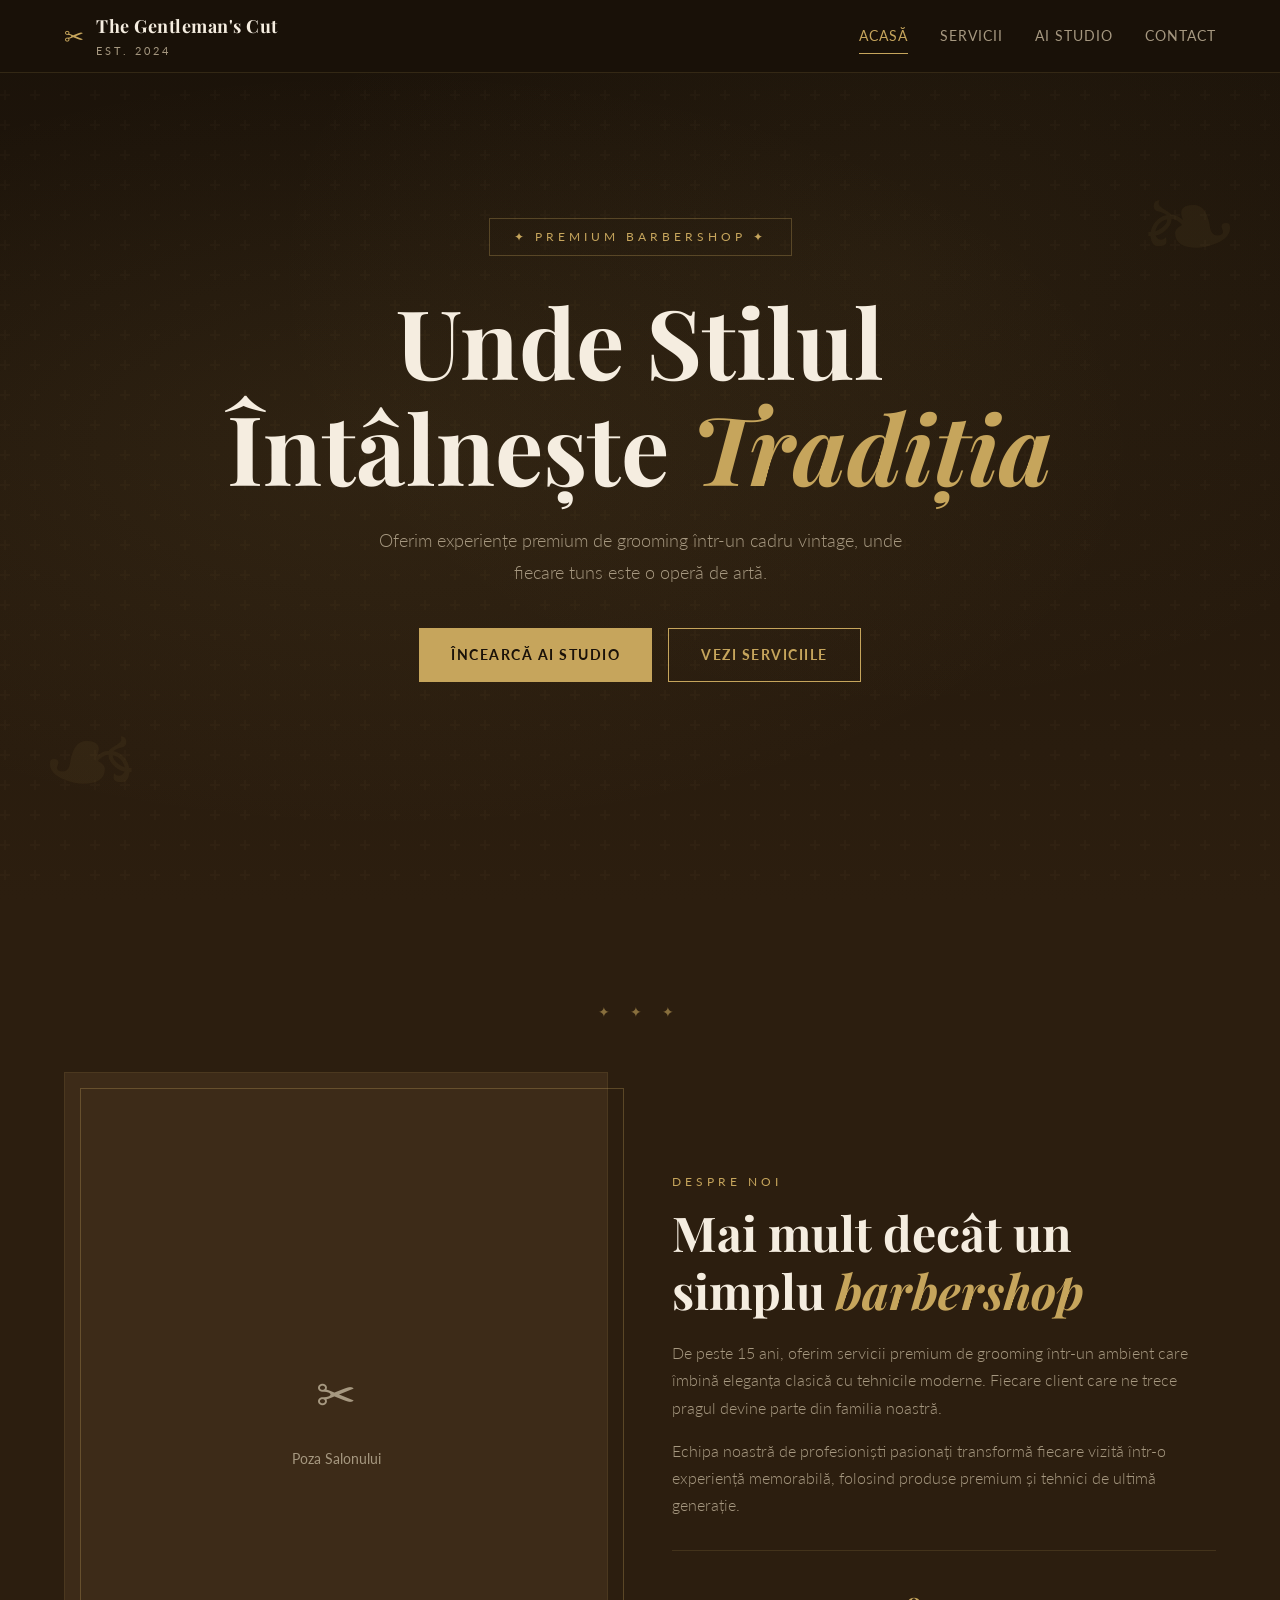
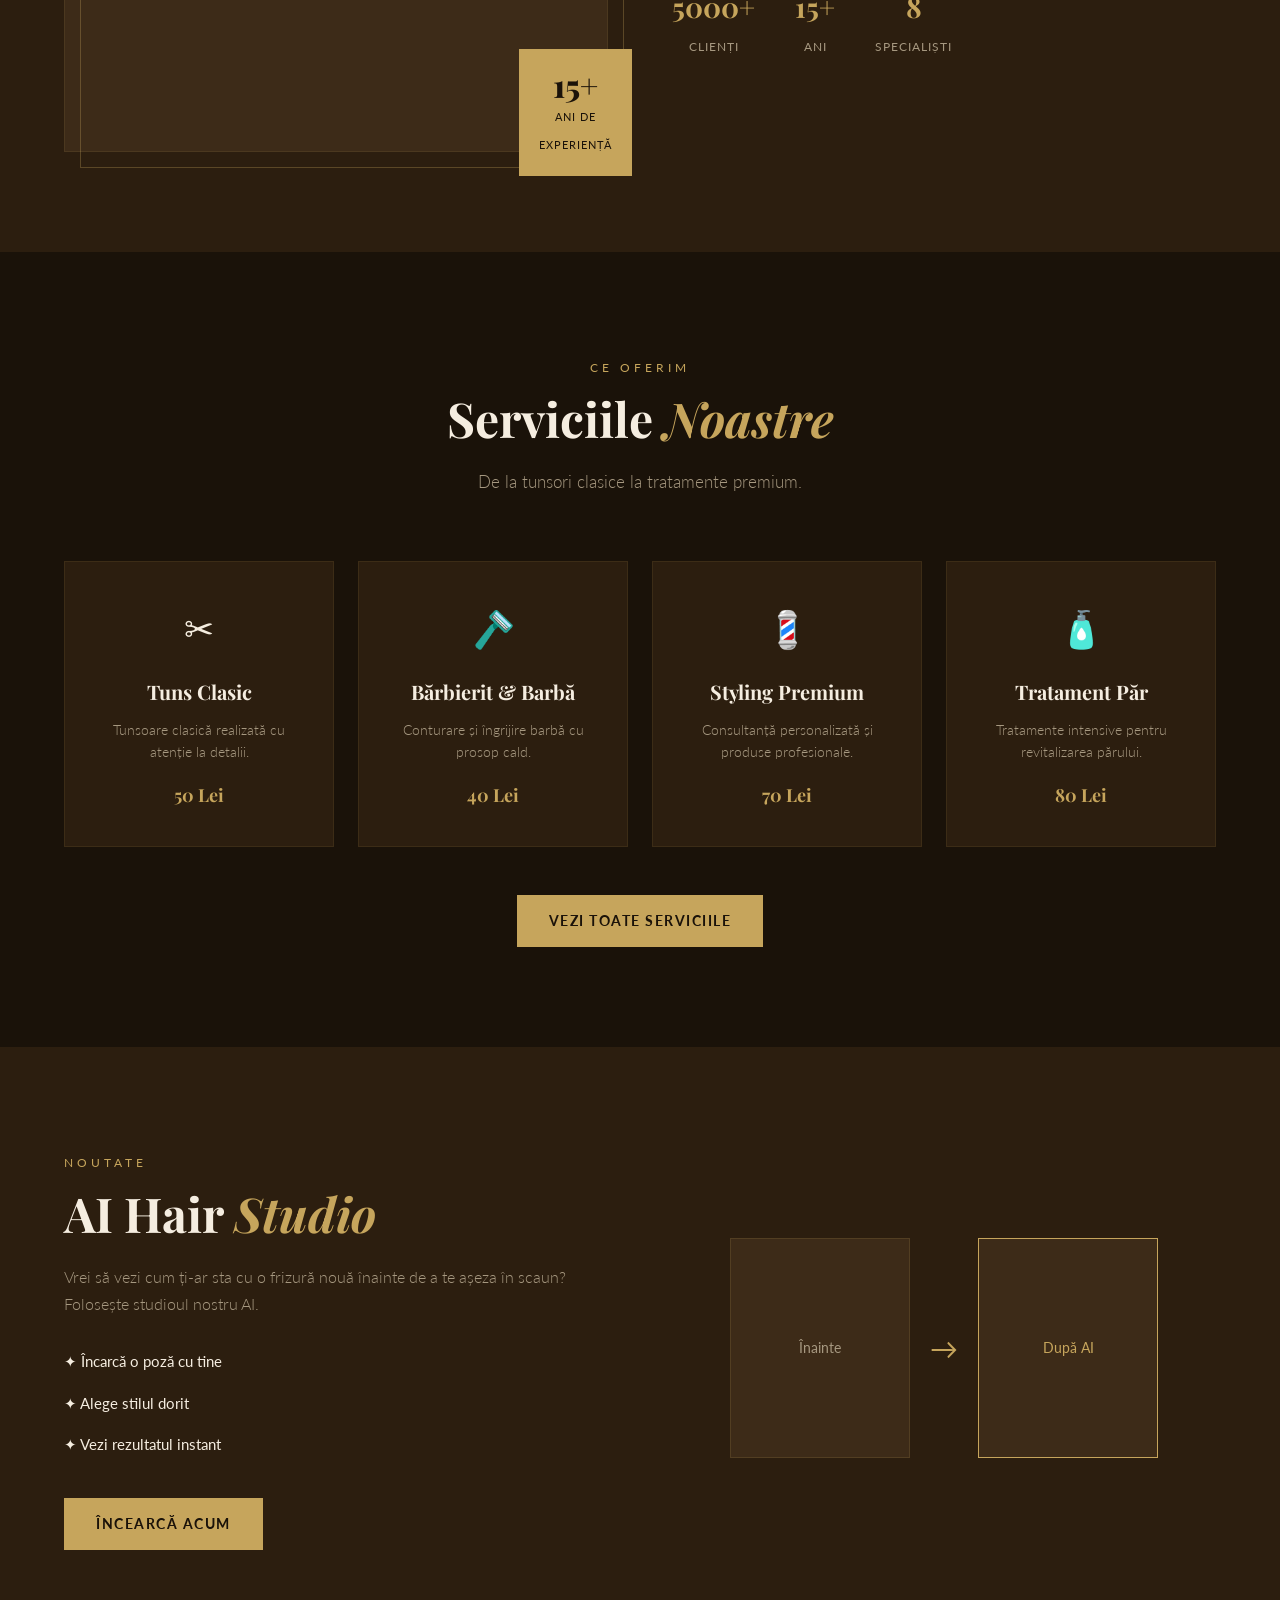
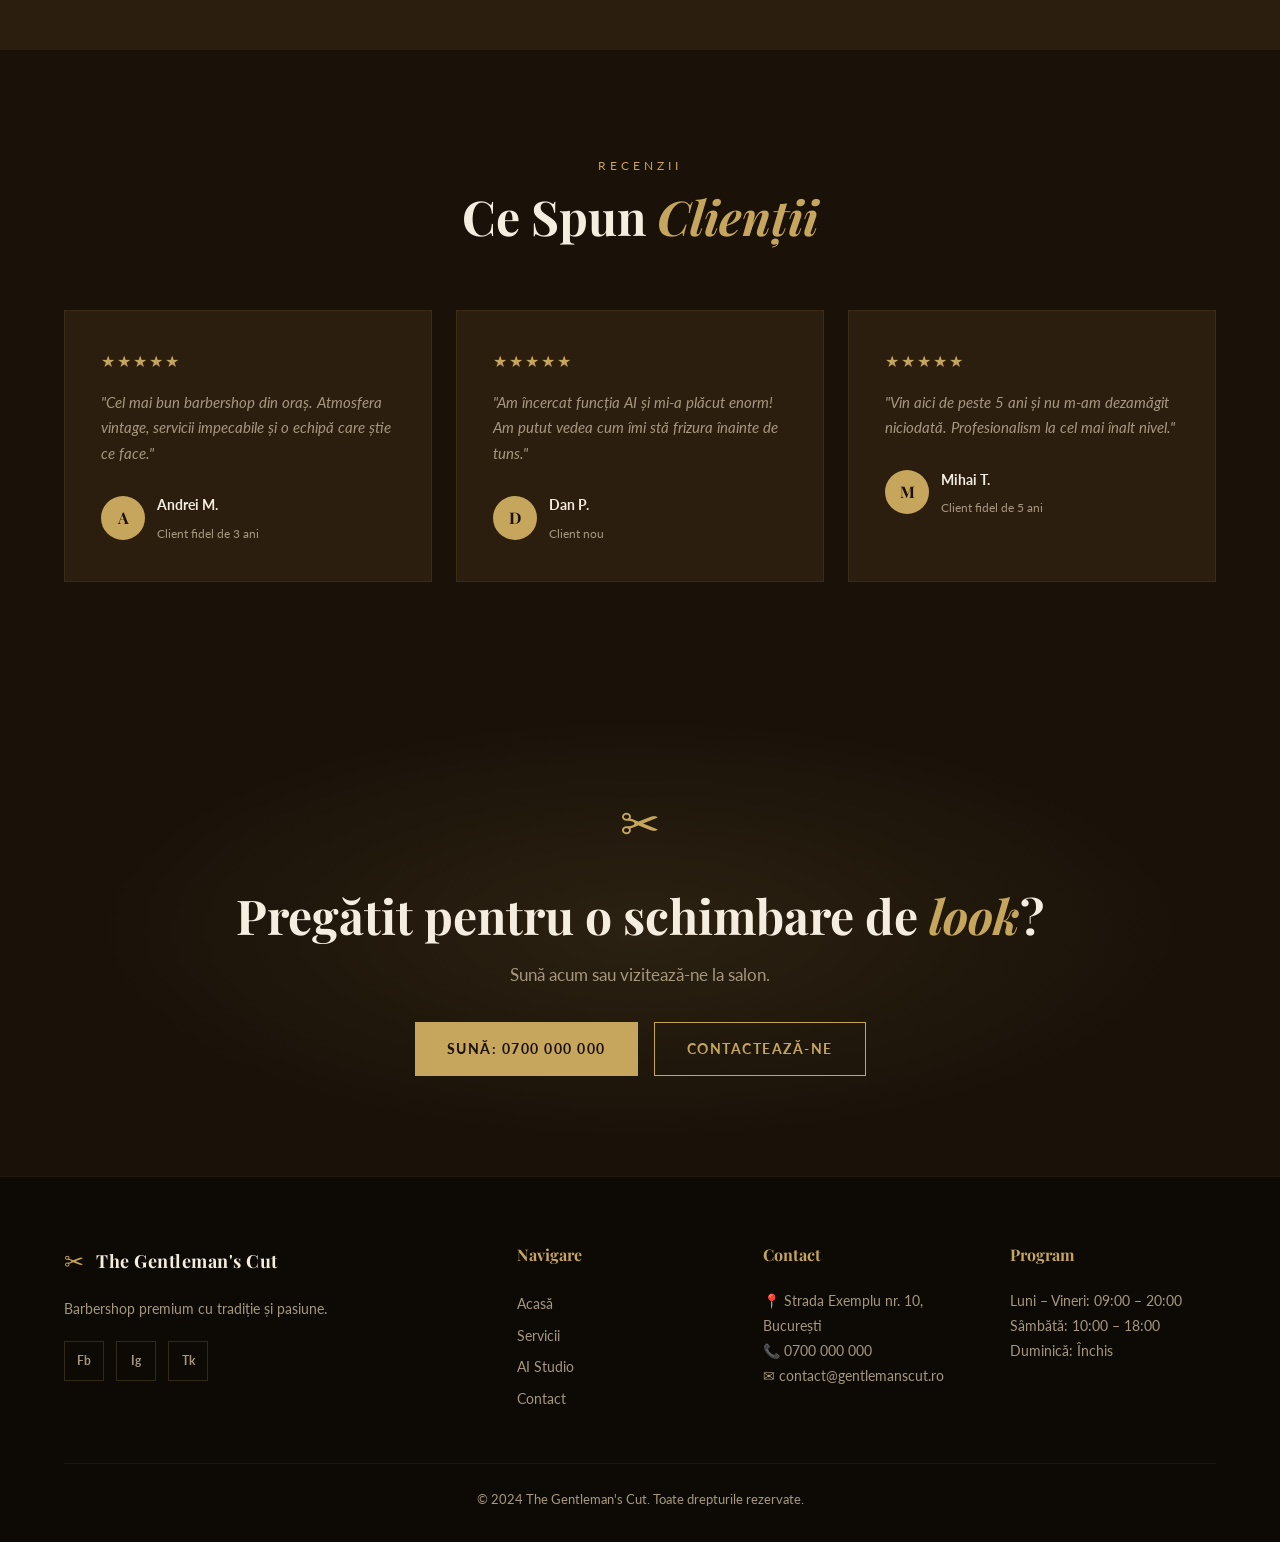
<file: index.html>
<!DOCTYPE html>
<html lang="ro">
<head>
    <meta charset="UTF-8">
    <meta name="viewport" content="width=device-width, initial-scale=1.0">
    <!-- PERSONALIZARE: Schimbă numele salonului în title -->
    <title>The Gentleman's Cut — Barbershop Premium</title>
    <link rel="preconnect" href="https://fonts.googleapis.com">
    <link rel="preconnect" href="https://fonts.gstatic.com" crossorigin>
    <link href="https://fonts.googleapis.com/css2?family=Playfair+Display:ital,wght@0,400;0,600;0,700;0,800;1,400;1,600&family=Lato:wght@300;400;700&display=swap" rel="stylesheet">
    <link rel="stylesheet" href="css/style.css">
</head>
<body>

    <!-- HEADER -->
    <header class="header" id="header">
        <div class="header-inner">
            <a href="index.html" class="logo">
                <div class="logo-icon">✂</div>
                <!-- PERSONALIZARE: Numele salonului -->
                <div class="logo-text">
                    <span class="logo-name">The Gentleman's Cut</span>
                    <span class="logo-tagline">Est. 2024</span>
                </div>
            </a>
            <nav class="nav">
                <a href="index.html" class="nav-link active">Acasă</a>
                <a href="servicii.html" class="nav-link">Servicii</a>
                <a href="transformare.html" class="nav-link">AI Studio</a>
                <a href="contact.html" class="nav-link">Contact</a>
            </nav>
            <button class="menu-toggle" id="menuToggle" aria-label="Meniu">
                <span></span><span></span><span></span>
            </button>
        </div>
    </header>

    <!-- MOBILE NAV -->
    <div class="mobile-nav" id="mobileNav">
        <a href="index.html" class="mobile-nav-link active">Acasă</a>
        <a href="servicii.html" class="mobile-nav-link">Servicii</a>
        <a href="transformare.html" class="mobile-nav-link">AI Studio</a>
        <a href="contact.html" class="mobile-nav-link">Contact</a>
    </div>

    <!-- HERO -->
    <section class="hero">
        <div class="hero-overlay"></div>
        <div class="hero-content">
            <div class="hero-badge">✦ PREMIUM BARBERSHOP ✦</div>
            <!-- PERSONALIZARE: Titlu și subtitlu -->
            <h1 class="hero-title">Unde Stilul<br>Întâlnește <em>Tradiția</em></h1>
            <p class="hero-subtitle">Oferim experiențe premium de grooming într-un cadru vintage, unde fiecare tuns este o operă de artă.</p>
            <div class="hero-buttons">
                <a href="transformare.html" class="btn btn-gold">Încearcă AI Studio</a>
                <a href="servicii.html" class="btn btn-outline">Vezi Serviciile</a>
            </div>
        </div>
        <div class="hero-deco hero-deco-left">❧</div>
        <div class="hero-deco hero-deco-right">❧</div>
    </section>

    <!-- ABOUT -->
    <section class="section section-dark" id="despre">
        <div class="container">
            <div class="ornament">✦ ✦ ✦</div>
            <div class="about-grid">
                <div class="about-img-wrap" data-animate>
                    <div class="about-img-placeholder">
                        <span class="placeholder-icon">✂</span>
                        <span>Poza Salonului</span>
                    </div>
                    <div class="about-img-frame"></div>
                    <!-- PERSONALIZARE: Ani de experiență -->
                    <div class="experience-badge">
                        <span class="exp-num">15+</span>
                        <span class="exp-label">Ani de<br>Experiență</span>
                    </div>
                </div>
                <div class="about-content" data-animate>
                    <span class="label">Despre Noi</span>
                    <!-- PERSONALIZARE: Textul despre salon -->
                    <h2 class="title">Mai mult decât un simplu <em>barbershop</em></h2>
                    <p>De peste 15 ani, oferim servicii premium de grooming într-un ambient care îmbină eleganța clasică cu tehnicile moderne. Fiecare client care ne trece pragul devine parte din familia noastră.</p>
                    <p>Echipa noastră de profesioniști pasionați transformă fiecare vizită într-o experiență memorabilă, folosind produse premium și tehnici de ultimă generație.</p>
                    <div class="stats-row">
                        <!-- PERSONALIZARE: Statistici -->
                        <div class="stat"><span class="stat-num">5000+</span><span class="stat-label">Clienți</span></div>
                        <div class="stat"><span class="stat-num">15+</span><span class="stat-label">Ani</span></div>
                        <div class="stat"><span class="stat-num">8</span><span class="stat-label">Specialiști</span></div>
                    </div>
                </div>
            </div>
        </div>
    </section>

    <!-- SERVICES PREVIEW -->
    <section class="section" id="servicii-preview">
        <div class="container">
            <div class="section-header" data-animate>
                <span class="label">Ce Oferim</span>
                <h2 class="title">Serviciile <em>Noastre</em></h2>
                <p class="subtitle">De la tunsori clasice la tratamente premium.</p>
            </div>
            <div class="cards-grid">
                <!-- PERSONALIZARE: Servicii și prețuri -->
                <div class="card" data-animate>
                    <div class="card-icon">✂</div>
                    <h3>Tuns Clasic</h3>
                    <p>Tunsoare clasică realizată cu atenție la detalii.</p>
                    <span class="price">50 Lei</span>
                </div>
                <div class="card" data-animate>
                    <div class="card-icon">🪒</div>
                    <h3>Bărbierit & Barbă</h3>
                    <p>Conturare și îngrijire barbă cu prosop cald.</p>
                    <span class="price">40 Lei</span>
                </div>
                <div class="card" data-animate>
                    <div class="card-icon">💈</div>
                    <h3>Styling Premium</h3>
                    <p>Consultanță personalizată și produse profesionale.</p>
                    <span class="price">70 Lei</span>
                </div>
                <div class="card" data-animate>
                    <div class="card-icon">🧴</div>
                    <h3>Tratament Păr</h3>
                    <p>Tratamente intensive pentru revitalizarea părului.</p>
                    <span class="price">80 Lei</span>
                </div>
            </div>
            <div class="center-cta" data-animate>
                <a href="servicii.html" class="btn btn-gold">Vezi Toate Serviciile</a>
            </div>
        </div>
    </section>

    <!-- AI PREVIEW -->
    <section class="section section-dark" id="ai-preview">
        <div class="container">
            <div class="ai-grid">
                <div class="ai-content" data-animate>
                    <span class="label">Noutate</span>
                    <h2 class="title">AI Hair <em>Studio</em></h2>
                    <p>Vrei să vezi cum ți-ar sta cu o frizură nouă înainte de a te așeza în scaun? Folosește studioul nostru AI.</p>
                    <ul class="feature-list">
                        <li>✦ Încarcă o poză cu tine</li>
                        <li>✦ Alege stilul dorit</li>
                        <li>✦ Vezi rezultatul instant</li>
                    </ul>
                    <a href="transformare.html" class="btn btn-gold">Încearcă Acum</a>
                </div>
                <div class="ai-visual" data-animate>
                    <div class="ai-mockup">
                        <div class="mockup-box">
                            <span>Înainte</span>
                        </div>
                        <div class="mockup-arrow">→</div>
                        <div class="mockup-box mockup-gold">
                            <span>După AI</span>
                        </div>
                    </div>
                </div>
            </div>
        </div>
    </section>

    <!-- TESTIMONIALS -->
    <section class="section" id="testimoniale">
        <div class="container">
            <div class="section-header" data-animate>
                <span class="label">Recenzii</span>
                <h2 class="title">Ce Spun <em>Clienții</em></h2>
            </div>
            <div class="testimonials-grid">
                <!-- PERSONALIZARE: Testimoniale -->
                <div class="testimonial" data-animate>
                    <div class="stars">★★★★★</div>
                    <p>"Cel mai bun barbershop din oraș. Atmosfera vintage, servicii impecabile și o echipă care știe ce face."</p>
                    <div class="author">
                        <div class="avatar">A</div>
                        <div><strong>Andrei M.</strong><br><small>Client fidel de 3 ani</small></div>
                    </div>
                </div>
                <div class="testimonial" data-animate>
                    <div class="stars">★★★★★</div>
                    <p>"Am încercat funcția AI și mi-a plăcut enorm! Am putut vedea cum îmi stă frizura înainte de tuns."</p>
                    <div class="author">
                        <div class="avatar">D</div>
                        <div><strong>Dan P.</strong><br><small>Client nou</small></div>
                    </div>
                </div>
                <div class="testimonial" data-animate>
                    <div class="stars">★★★★★</div>
                    <p>"Vin aici de peste 5 ani și nu m-am dezamăgit niciodată. Profesionalism la cel mai înalt nivel."</p>
                    <div class="author">
                        <div class="avatar">M</div>
                        <div><strong>Mihai T.</strong><br><small>Client fidel de 5 ani</small></div>
                    </div>
                </div>
            </div>
        </div>
    </section>

    <!-- CTA -->
    <section class="section cta-section">
        <div class="container">
            <div class="cta-content" data-animate>
                <div class="cta-icon">✂</div>
                <h2 class="title">Pregătit pentru o schimbare de <em>look</em>?</h2>
                <!-- PERSONALIZARE: Telefon -->
                <p>Sună acum sau vizitează-ne la salon.</p>
                <div class="cta-buttons">
                    <a href="tel:+40700000000" class="btn btn-gold">Sună: 0700 000 000</a>
                    <a href="contact.html" class="btn btn-outline">Contactează-ne</a>
                </div>
            </div>
        </div>
    </section>

    <!-- FOOTER -->
    <footer class="footer">
        <div class="container">
            <div class="footer-grid">
                <div class="footer-brand">
                    <div class="logo">
                        <div class="logo-icon">✂</div>
                        <!-- PERSONALIZARE: Numele salonului -->
                        <span class="logo-name">The Gentleman's Cut</span>
                    </div>
                    <p>Barbershop premium cu tradiție și pasiune.</p>
                    <div class="social-links">
                        <!-- PERSONALIZARE: Link-uri social media -->
                        <a href="#">Fb</a>
                        <a href="#">Ig</a>
                        <a href="#">Tk</a>
                    </div>
                </div>
                <div class="footer-col">
                    <h4>Navigare</h4>
                    <a href="index.html">Acasă</a>
                    <a href="servicii.html">Servicii</a>
                    <a href="transformare.html">AI Studio</a>
                    <a href="contact.html">Contact</a>
                </div>
                <div class="footer-col">
                    <h4>Contact</h4>
                    <!-- PERSONALIZARE: Date contact -->
                    <p>📍 Strada Exemplu nr. 10, București</p>
                    <p>📞 0700 000 000</p>
                    <p>✉ contact@gentlemanscut.ro</p>
                </div>
                <div class="footer-col">
                    <h4>Program</h4>
                    <!-- PERSONALIZARE: Program -->
                    <p>Luni – Vineri: 09:00 – 20:00</p>
                    <p>Sâmbătă: 10:00 – 18:00</p>
                    <p>Duminică: Închis</p>
                </div>
            </div>
            <div class="footer-bottom">
                <!-- PERSONALIZARE: An și nume -->
                <p>© 2024 The Gentleman's Cut. Toate drepturile rezervate.</p>
            </div>
        </div>
    </footer>

    <script src="js/main.js"></script>
</body>
</html>
</file>
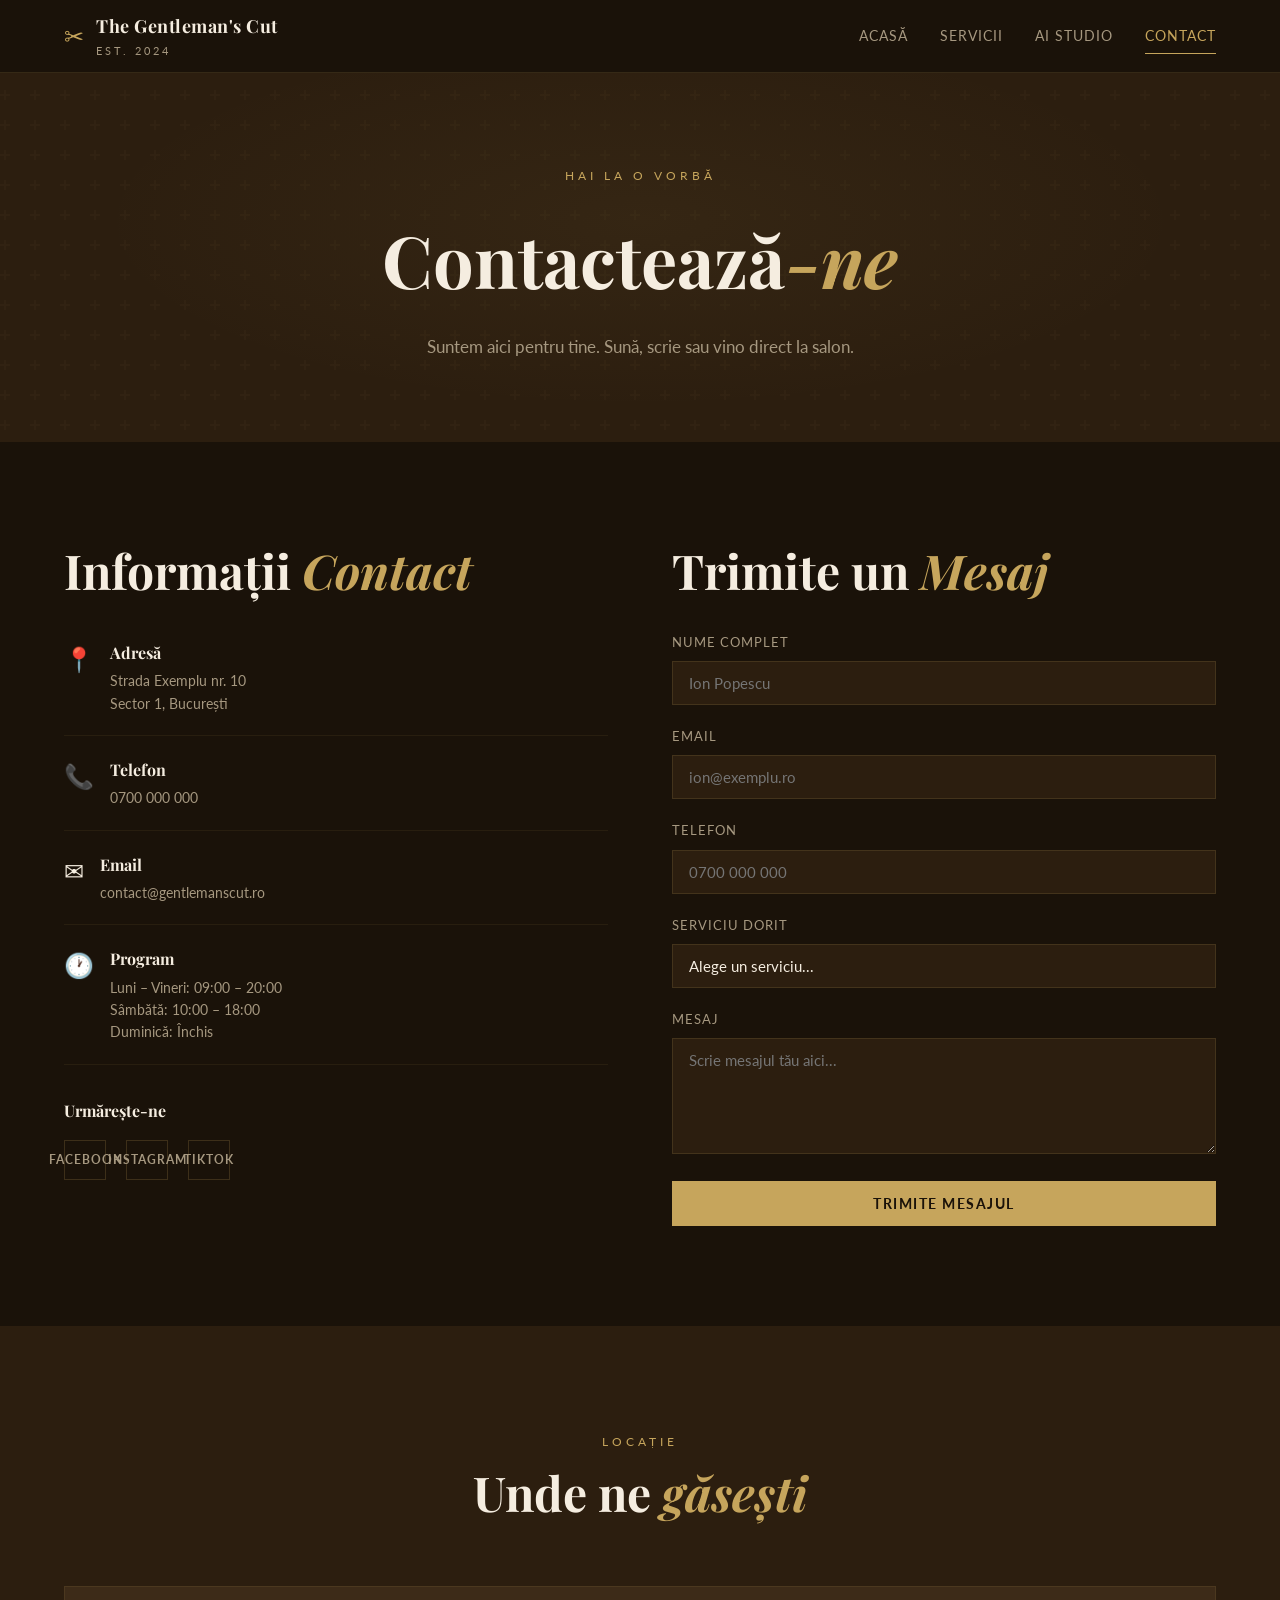
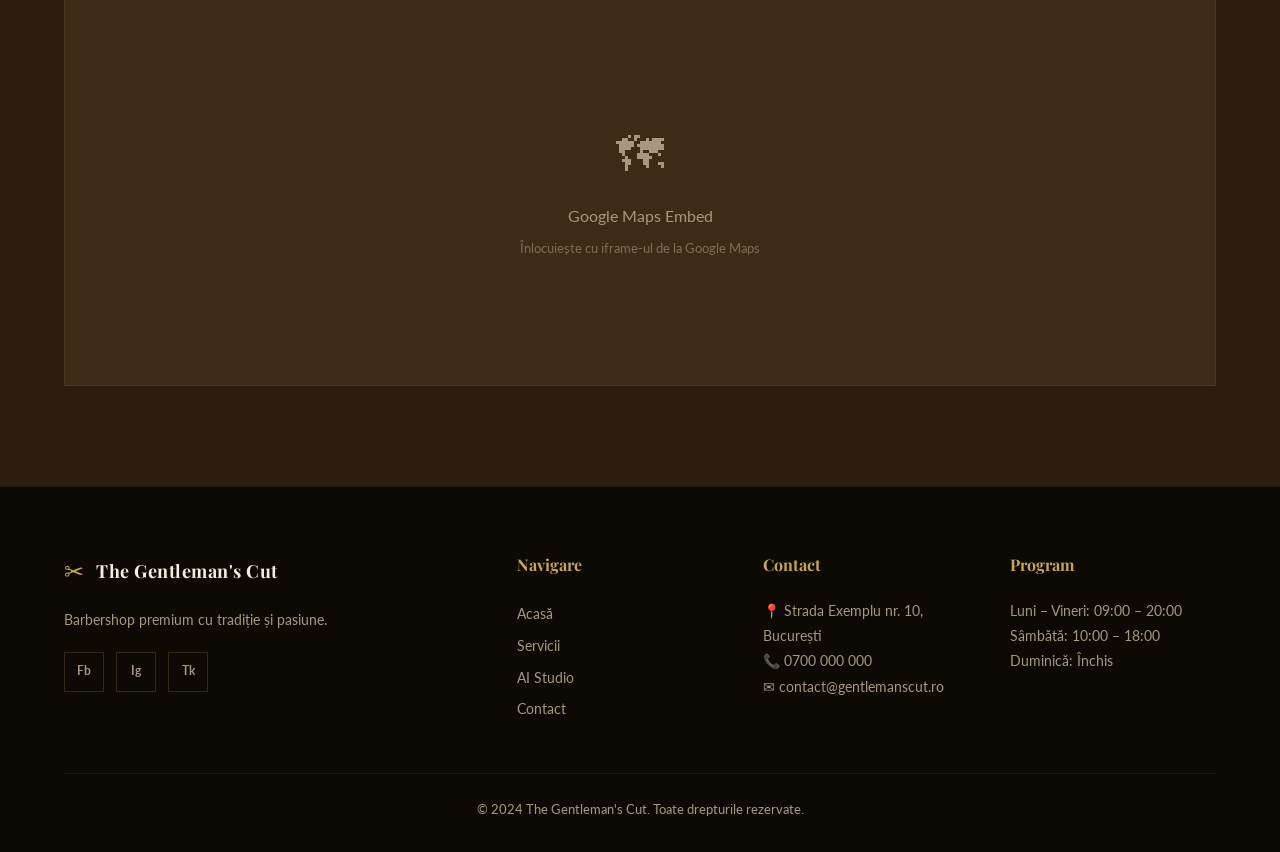
<file: contact.html>
<!DOCTYPE html>
<html lang="ro">
<head>
    <meta charset="UTF-8">
    <meta name="viewport" content="width=device-width, initial-scale=1.0">
    <title>Contact — The Gentleman's Cut</title>
    <link rel="preconnect" href="https://fonts.googleapis.com">
    <link rel="preconnect" href="https://fonts.gstatic.com" crossorigin>
    <link href="https://fonts.googleapis.com/css2?family=Playfair+Display:ital,wght@0,400;0,600;0,700;0,800;1,400;1,600&family=Lato:wght@300;400;700&display=swap" rel="stylesheet">
    <link rel="stylesheet" href="css/style.css">
</head>
<body>

    <!-- HEADER -->
    <header class="header" id="header">
        <div class="header-inner">
            <a href="index.html" class="logo">
                <div class="logo-icon">✂</div>
                <div class="logo-text">
                    <span class="logo-name">The Gentleman's Cut</span>
                    <span class="logo-tagline">Est. 2024</span>
                </div>
            </a>
            <nav class="nav">
                <a href="index.html" class="nav-link">Acasă</a>
                <a href="servicii.html" class="nav-link">Servicii</a>
                <a href="transformare.html" class="nav-link">AI Studio</a>
                <a href="contact.html" class="nav-link active">Contact</a>
            </nav>
            <button class="menu-toggle" id="menuToggle" aria-label="Meniu">
                <span></span><span></span><span></span>
            </button>
        </div>
    </header>
    <div class="mobile-nav" id="mobileNav">
        <a href="index.html" class="mobile-nav-link">Acasă</a>
        <a href="servicii.html" class="mobile-nav-link">Servicii</a>
        <a href="transformare.html" class="mobile-nav-link">AI Studio</a>
        <a href="contact.html" class="mobile-nav-link active">Contact</a>
    </div>

    <!-- PAGE HERO -->
    <section class="page-hero">
        <div class="page-hero-overlay"></div>
        <div class="page-hero-content">
            <span class="label">Hai la o Vorbă</span>
            <h1 class="page-hero-title">Contactează<em>-ne</em></h1>
            <p>Suntem aici pentru tine. Sună, scrie sau vino direct la salon.</p>
        </div>
    </section>

    <!-- CONTACT -->
    <section class="section">
        <div class="container">
            <div class="contact-grid">
                <!-- CONTACT INFO -->
                <div class="contact-info" data-animate>
                    <h2 class="title">Informații <em>Contact</em></h2>

                    <div class="contact-card">
                        <div class="cc-icon">📍</div>
                        <div>
                            <h4>Adresă</h4>
                            <!-- PERSONALIZARE: Adresa -->
                            <p>Strada Exemplu nr. 10<br>Sector 1, București</p>
                        </div>
                    </div>

                    <div class="contact-card">
                        <div class="cc-icon">📞</div>
                        <div>
                            <h4>Telefon</h4>
                            <!-- PERSONALIZARE: Telefon -->
                            <p><a href="tel:+40700000000">0700 000 000</a></p>
                        </div>
                    </div>

                    <div class="contact-card">
                        <div class="cc-icon">✉</div>
                        <div>
                            <h4>Email</h4>
                            <!-- PERSONALIZARE: Email -->
                            <p><a href="mailto:contact@gentlemanscut.ro">contact@gentlemanscut.ro</a></p>
                        </div>
                    </div>

                    <div class="contact-card">
                        <div class="cc-icon">🕐</div>
                        <div>
                            <h4>Program</h4>
                            <!-- PERSONALIZARE: Program -->
                            <p>Luni – Vineri: 09:00 – 20:00<br>
                            Sâmbătă: 10:00 – 18:00<br>
                            Duminică: Închis</p>
                        </div>
                    </div>

                    <div class="contact-social">
                        <h4>Urmărește-ne</h4>
                        <div class="social-links">
                            <!-- PERSONALIZARE: Link-uri social media -->
                            <a href="#" class="social-big">Facebook</a>
                            <a href="#" class="social-big">Instagram</a>
                            <a href="#" class="social-big">TikTok</a>
                        </div>
                    </div>
                </div>

                <!-- CONTACT FORM -->
                <div class="contact-form-wrap" data-animate>
                    <h2 class="title">Trimite un <em>Mesaj</em></h2>
                    <form class="contact-form" id="contactForm">
                        <div class="form-group">
                            <label for="name">Nume Complet</label>
                            <input type="text" id="name" name="name" required placeholder="Ion Popescu">
                        </div>
                        <div class="form-group">
                            <label for="email">Email</label>
                            <input type="email" id="email" name="email" required placeholder="ion@exemplu.ro">
                        </div>
                        <div class="form-group">
                            <label for="phone">Telefon</label>
                            <input type="tel" id="phone" name="phone" placeholder="0700 000 000">
                        </div>
                        <div class="form-group">
                            <label for="service">Serviciu Dorit</label>
                            <select id="service" name="service">
                                <option value="">Alege un serviciu...</option>
                                <!-- PERSONALIZARE: Servicii -->
                                <option value="tuns">Tuns Clasic</option>
                                <option value="barbierit">Bărbierit Clasic</option>
                                <option value="styling">Styling Premium</option>
                                <option value="tratament">Tratament Păr</option>
                                <option value="vopsit">Vopsit Păr</option>
                                <option value="royal">Pachet Royal</option>
                                <option value="altele">Altele</option>
                            </select>
                        </div>
                        <div class="form-group">
                            <label for="message">Mesaj</label>
                            <textarea id="message" name="message" rows="5" placeholder="Scrie mesajul tău aici..."></textarea>
                        </div>
                        <button type="submit" class="btn btn-gold btn-full">Trimite Mesajul</button>
                    </form>
                    <div class="form-success" id="formSuccess" style="display:none;">
                        <div class="success-icon">✓</div>
                        <h3>Mesaj trimis cu succes!</h3>
                        <p>Te vom contacta în cel mai scurt timp.</p>
                    </div>
                </div>
            </div>
        </div>
    </section>

    <!-- MAP -->
    <section class="section section-dark">
        <div class="container">
            <div class="section-header" data-animate>
                <span class="label">Locație</span>
                <h2 class="title">Unde ne <em>găsești</em></h2>
            </div>
            <div class="map-container" data-animate>
                <!-- PERSONALIZARE: Înlocuiește cu embed-ul tău Google Maps -->
                <div class="map-placeholder">
                    <span>🗺</span>
                    <p>Google Maps Embed</p>
                    <small>Înlocuiește cu iframe-ul de la Google Maps</small>
                </div>
            </div>
        </div>
    </section>

    <!-- FOOTER -->
    <footer class="footer">
        <div class="container">
            <div class="footer-grid">
                <div class="footer-brand">
                    <div class="logo"><div class="logo-icon">✂</div><span class="logo-name">The Gentleman's Cut</span></div>
                    <p>Barbershop premium cu tradiție și pasiune.</p>
                    <div class="social-links"><a href="#">Fb</a><a href="#">Ig</a><a href="#">Tk</a></div>
                </div>
                <div class="footer-col"><h4>Navigare</h4><a href="index.html">Acasă</a><a href="servicii.html">Servicii</a><a href="transformare.html">AI Studio</a><a href="contact.html">Contact</a></div>
                <div class="footer-col"><h4>Contact</h4><p>📍 Strada Exemplu nr. 10, București</p><p>📞 0700 000 000</p><p>✉ contact@gentlemanscut.ro</p></div>
                <div class="footer-col"><h4>Program</h4><p>Luni – Vineri: 09:00 – 20:00</p><p>Sâmbătă: 10:00 – 18:00</p><p>Duminică: Închis</p></div>
            </div>
            <div class="footer-bottom"><p>© 2024 The Gentleman's Cut. Toate drepturile rezervate.</p></div>
        </div>
    </footer>

    <script src="js/main.js"></script>
</body>
</html>
</file>
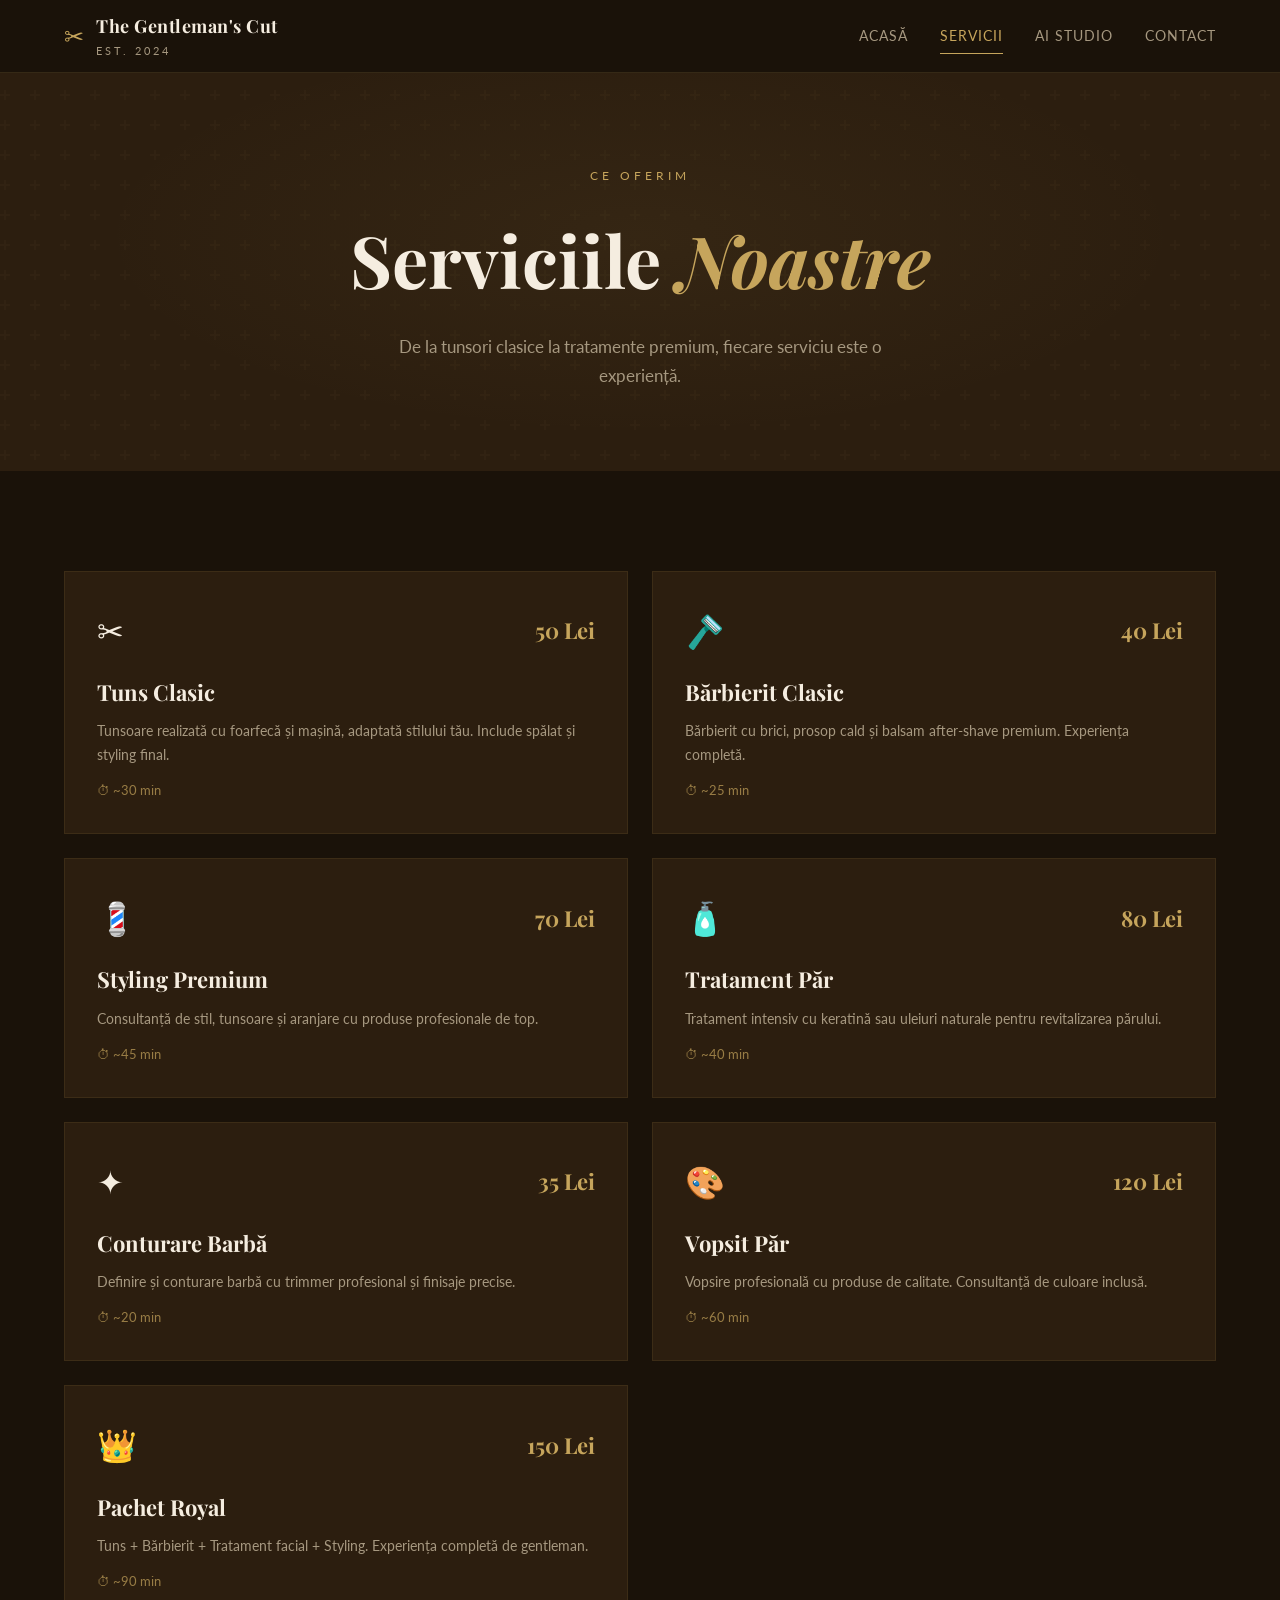
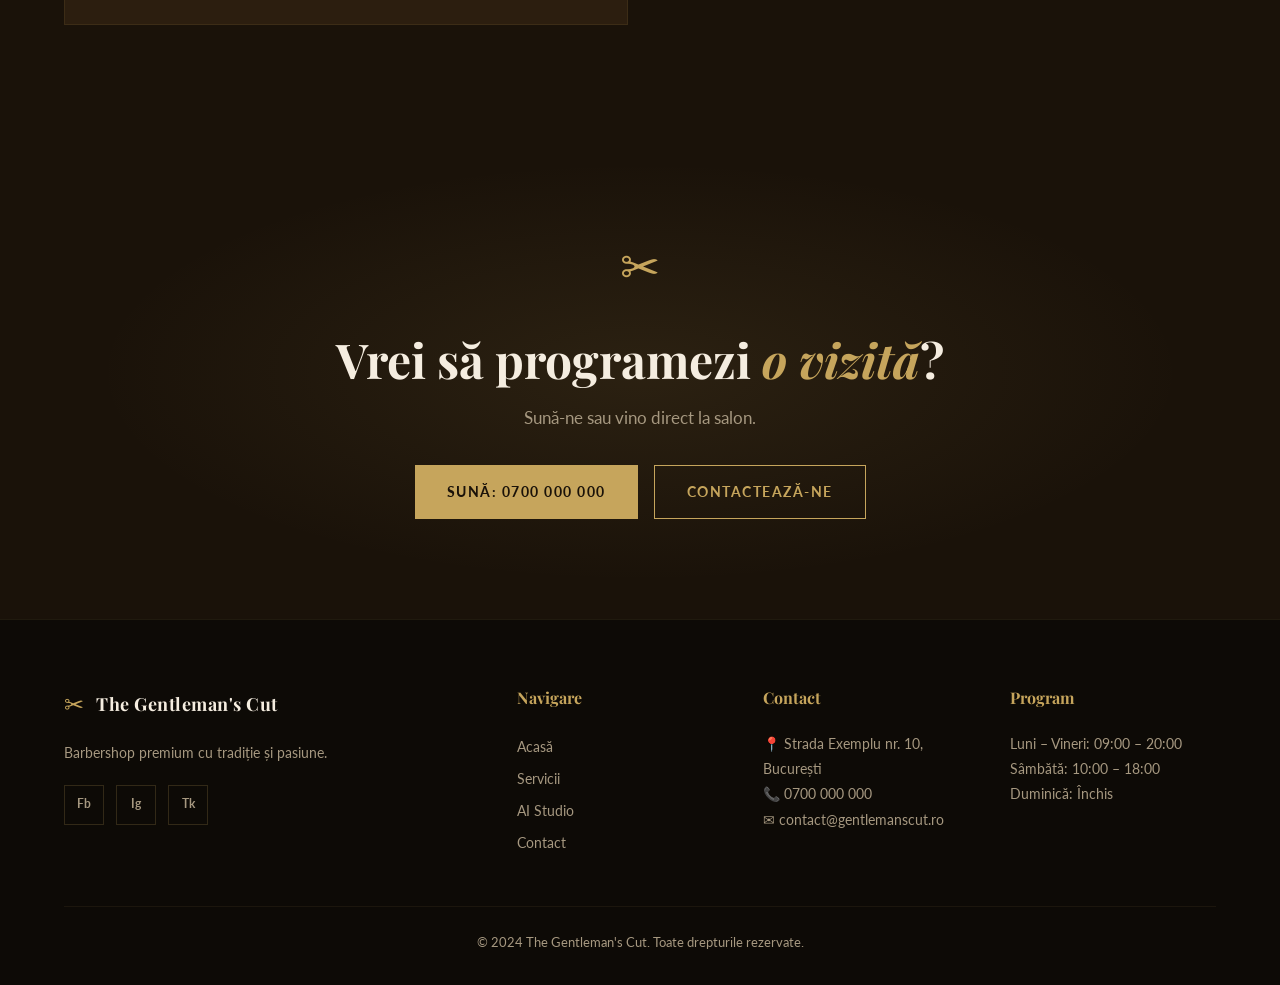
<file: servicii.html>
<!DOCTYPE html>
<html lang="ro">
<head>
    <meta charset="UTF-8">
    <meta name="viewport" content="width=device-width, initial-scale=1.0">
    <title>Servicii — The Gentleman's Cut</title>
    <link rel="preconnect" href="https://fonts.googleapis.com">
    <link rel="preconnect" href="https://fonts.gstatic.com" crossorigin>
    <link href="https://fonts.googleapis.com/css2?family=Playfair+Display:ital,wght@0,400;0,600;0,700;0,800;1,400;1,600&family=Lato:wght@300;400;700&display=swap" rel="stylesheet">
    <link rel="stylesheet" href="css/style.css">
</head>
<body>

    <!-- HEADER -->
    <header class="header" id="header">
        <div class="header-inner">
            <a href="index.html" class="logo">
                <div class="logo-icon">✂</div>
                <div class="logo-text">
                    <span class="logo-name">The Gentleman's Cut</span>
                    <span class="logo-tagline">Est. 2024</span>
                </div>
            </a>
            <nav class="nav">
                <a href="index.html" class="nav-link">Acasă</a>
                <a href="servicii.html" class="nav-link active">Servicii</a>
                <a href="transformare.html" class="nav-link">AI Studio</a>
                <a href="contact.html" class="nav-link">Contact</a>
            </nav>
            <button class="menu-toggle" id="menuToggle" aria-label="Meniu">
                <span></span><span></span><span></span>
            </button>
        </div>
    </header>
    <div class="mobile-nav" id="mobileNav">
        <a href="index.html" class="mobile-nav-link">Acasă</a>
        <a href="servicii.html" class="mobile-nav-link active">Servicii</a>
        <a href="transformare.html" class="mobile-nav-link">AI Studio</a>
        <a href="contact.html" class="mobile-nav-link">Contact</a>
    </div>

    <!-- PAGE HERO -->
    <section class="page-hero">
        <div class="page-hero-overlay"></div>
        <div class="page-hero-content">
            <span class="label">Ce Oferim</span>
            <h1 class="page-hero-title">Serviciile <em>Noastre</em></h1>
            <p>De la tunsori clasice la tratamente premium, fiecare serviciu este o experiență.</p>
        </div>
    </section>

    <!-- ALL SERVICES -->
    <section class="section">
        <div class="container">
            <div class="services-full-grid">
                <!-- PERSONALIZARE: Toate serviciile cu prețuri -->
                <div class="service-full-card" data-animate>
                    <div class="sfc-header">
                        <div class="sfc-icon">✂</div>
                        <div class="sfc-price">50 Lei</div>
                    </div>
                    <h3>Tuns Clasic</h3>
                    <p>Tunsoare realizată cu foarfecă și mașină, adaptată stilului tău. Include spălat și styling final.</p>
                    <div class="sfc-duration">⏱ ~30 min</div>
                </div>

                <div class="service-full-card" data-animate>
                    <div class="sfc-header">
                        <div class="sfc-icon">🪒</div>
                        <div class="sfc-price">40 Lei</div>
                    </div>
                    <h3>Bărbierit Clasic</h3>
                    <p>Bărbierit cu brici, prosop cald și balsam after-shave premium. Experiența completă.</p>
                    <div class="sfc-duration">⏱ ~25 min</div>
                </div>

                <div class="service-full-card" data-animate>
                    <div class="sfc-header">
                        <div class="sfc-icon">💈</div>
                        <div class="sfc-price">70 Lei</div>
                    </div>
                    <h3>Styling Premium</h3>
                    <p>Consultanță de stil, tunsoare și aranjare cu produse profesionale de top.</p>
                    <div class="sfc-duration">⏱ ~45 min</div>
                </div>

                <div class="service-full-card" data-animate>
                    <div class="sfc-header">
                        <div class="sfc-icon">🧴</div>
                        <div class="sfc-price">80 Lei</div>
                    </div>
                    <h3>Tratament Păr</h3>
                    <p>Tratament intensiv cu keratină sau uleiuri naturale pentru revitalizarea părului.</p>
                    <div class="sfc-duration">⏱ ~40 min</div>
                </div>

                <div class="service-full-card" data-animate>
                    <div class="sfc-header">
                        <div class="sfc-icon">✦</div>
                        <div class="sfc-price">35 Lei</div>
                    </div>
                    <h3>Conturare Barbă</h3>
                    <p>Definire și conturare barbă cu trimmer profesional și finisaje precise.</p>
                    <div class="sfc-duration">⏱ ~20 min</div>
                </div>

                <div class="service-full-card" data-animate>
                    <div class="sfc-header">
                        <div class="sfc-icon">🎨</div>
                        <div class="sfc-price">120 Lei</div>
                    </div>
                    <h3>Vopsit Păr</h3>
                    <p>Vopsire profesională cu produse de calitate. Consultanță de culoare inclusă.</p>
                    <div class="sfc-duration">⏱ ~60 min</div>
                </div>

                <div class="service-full-card" data-animate>
                    <div class="sfc-header">
                        <div class="sfc-icon">👑</div>
                        <div class="sfc-price">150 Lei</div>
                    </div>
                    <h3>Pachet Royal</h3>
                    <p>Tuns + Bărbierit + Tratament facial + Styling. Experiența completă de gentleman.</p>
                    <div class="sfc-duration">⏱ ~90 min</div>
                </div>

                <div class="service-full-card" data-animate>
                    <div class="sfc-header">
                        <div class="sfc-icon">🧖</div>
                        <div class="sfc-price">60 Lei</div>
                    </div>
                    <h3>Tratament Facial</h3>
                    <p>Curățare facială, hidratare și masaj pentru o piele sănătoasă și revigorată.</p>
                    <div class="sfc-duration">⏱ ~35 min</div>
                </div>
            </div>
        </div>
    </section>

    <!-- CTA -->
    <section class="section cta-section">
        <div class="container">
            <div class="cta-content" data-animate>
                <div class="cta-icon">✂</div>
                <h2 class="title">Vrei să programezi <em>o vizită</em>?</h2>
                <p>Sună-ne sau vino direct la salon.</p>
                <div class="cta-buttons">
                    <a href="tel:+40700000000" class="btn btn-gold">Sună: 0700 000 000</a>
                    <a href="contact.html" class="btn btn-outline">Contactează-ne</a>
                </div>
            </div>
        </div>
    </section>

    <!-- FOOTER -->
    <footer class="footer">
        <div class="container">
            <div class="footer-grid">
                <div class="footer-brand">
                    <div class="logo"><div class="logo-icon">✂</div><span class="logo-name">The Gentleman's Cut</span></div>
                    <p>Barbershop premium cu tradiție și pasiune.</p>
                    <div class="social-links"><a href="#">Fb</a><a href="#">Ig</a><a href="#">Tk</a></div>
                </div>
                <div class="footer-col"><h4>Navigare</h4><a href="index.html">Acasă</a><a href="servicii.html">Servicii</a><a href="transformare.html">AI Studio</a><a href="contact.html">Contact</a></div>
                <div class="footer-col"><h4>Contact</h4><p>📍 Strada Exemplu nr. 10, București</p><p>📞 0700 000 000</p><p>✉ contact@gentlemanscut.ro</p></div>
                <div class="footer-col"><h4>Program</h4><p>Luni – Vineri: 09:00 – 20:00</p><p>Sâmbătă: 10:00 – 18:00</p><p>Duminică: Închis</p></div>
            </div>
            <div class="footer-bottom"><p>© 2024 The Gentleman's Cut. Toate drepturile rezervate.</p></div>
        </div>
    </footer>

    <script src="js/main.js"></script>
</body>
</html>
</file>
<file: css/style.css>
/* ═══════════════════════════════════════
   THE GENTLEMAN'S CUT — BARBERSHOP
   Vintage / Classic / Gold & Brown Theme
   
   PERSONALIZARE CULORI: Schimbă variabilele 
   de mai jos pentru alt color scheme
   ═══════════════════════════════════════ */

:root {
    --gold: #C6A55C;
    --gold-light: #D4B96E;
    --gold-dark: #A8893E;
    --brown-dark: #1A1209;
    --brown: #2C1E0F;
    --brown-mid: #3D2B18;
    --brown-light: #5C4530;
    --cream: #F5EDE0;
    --cream-dark: #E8DCC8;
    --text: #F5EDE0;
    --text-muted: #A69880;
    --white: #FFFBF5;
    --black: #0D0A06;
    --red: #C44040;
    --font-display: 'Playfair Display', Georgia, serif;
    --font-body: 'Lato', 'Helvetica Neue', sans-serif;
    --section-pad: 100px;
    --container-width: 1200px;
}

*, *::before, *::after { box-sizing: border-box; margin: 0; padding: 0; }
html { scroll-behavior: smooth; }
body {
    font-family: var(--font-body);
    background: var(--brown-dark);
    color: var(--text);
    line-height: 1.7;
    overflow-x: hidden;
    -webkit-font-smoothing: antialiased;
}
a { color: var(--gold); text-decoration: none; transition: color 0.3s; }
a:hover { color: var(--gold-light); }
img { max-width: 100%; display: block; }
em { font-family: var(--font-display); font-style: italic; color: var(--gold); }
.container { max-width: var(--container-width); margin: 0 auto; padding: 0 24px; }

/* HEADER */
.header {
    position: fixed; top: 0; left: 0; right: 0; z-index: 1000;
    background: rgba(26, 18, 9, 0.92); backdrop-filter: blur(16px);
    border-bottom: 1px solid rgba(198, 165, 92, 0.15);
}
.header-inner {
    max-width: var(--container-width); margin: 0 auto; padding: 0 24px;
    display: flex; align-items: center; justify-content: space-between; height: 72px;
}
.logo { display: flex; align-items: center; gap: 12px; color: var(--text); }
.logo:hover { color: var(--gold); }
.logo-icon { font-size: 24px; color: var(--gold); }
.logo-text { display: flex; flex-direction: column; }
.logo-name { font-family: var(--font-display); font-weight: 700; font-size: 18px; letter-spacing: 0.5px; }
.logo-tagline { font-size: 11px; text-transform: uppercase; letter-spacing: 3px; color: var(--text-muted); }
.nav { display: flex; gap: 32px; }
.nav-link {
    color: var(--text-muted); font-size: 14px; font-weight: 400;
    letter-spacing: 1px; text-transform: uppercase; position: relative; padding: 4px 0;
}
.nav-link::after {
    content: ''; position: absolute; bottom: -2px; left: 0;
    width: 0; height: 1px; background: var(--gold); transition: width 0.3s;
}
.nav-link:hover, .nav-link.active { color: var(--gold); }
.nav-link:hover::after, .nav-link.active::after { width: 100%; }
.menu-toggle {
    display: none; flex-direction: column; gap: 5px;
    background: none; border: none; cursor: pointer; padding: 8px;
}
.menu-toggle span { display: block; width: 24px; height: 2px; background: var(--gold); transition: all 0.3s; }
.menu-toggle.active span:nth-child(1) { transform: rotate(45deg) translate(5px, 5px); }
.menu-toggle.active span:nth-child(2) { opacity: 0; }
.menu-toggle.active span:nth-child(3) { transform: rotate(-45deg) translate(5px, -5px); }
.mobile-nav {
    display: none; position: fixed; top: 72px; left: 0; right: 0;
    background: rgba(26, 18, 9, 0.97); backdrop-filter: blur(16px);
    z-index: 999; flex-direction: column; padding: 24px;
    border-bottom: 1px solid rgba(198, 165, 92, 0.15);
}
.mobile-nav.open { display: flex; }
.mobile-nav-link {
    padding: 14px 0; color: var(--text-muted); font-size: 16px;
    text-transform: uppercase; letter-spacing: 2px;
    border-bottom: 1px solid rgba(198, 165, 92, 0.08);
}
.mobile-nav-link.active { color: var(--gold); }

/* HERO */
.hero {
    position: relative; min-height: 100vh; display: flex;
    align-items: center; justify-content: center; text-align: center;
    background: radial-gradient(ellipse at 30% 50%, rgba(198,165,92,0.08) 0%, transparent 60%),
                radial-gradient(ellipse at 70% 30%, rgba(198,165,92,0.05) 0%, transparent 50%),
                linear-gradient(180deg, var(--brown-dark) 0%, var(--brown) 100%);
    overflow: hidden;
}
.hero-overlay {
    position: absolute; inset: 0;
    background: url("data:image/svg+xml,%3Csvg width='60' height='60' viewBox='0 0 60 60' xmlns='http://www.w3.org/2000/svg'%3E%3Cg fill='none' fill-rule='evenodd'%3E%3Cg fill='%23C6A55C' fill-opacity='0.03'%3E%3Cpath d='M36 34v-4h-2v4h-4v2h4v4h2v-4h4v-2h-4zm0-30V0h-2v4h-4v2h4v4h2V6h4V4h-4zM6 34v-4H4v4H0v2h4v4h2v-4h4v-2H6zM6 4V0H4v4H0v2h4v4h2V6h4V4H6z'/%3E%3C/g%3E%3C/g%3E%3C/svg%3E");
}
.hero-content { position: relative; z-index: 2; padding: 0 24px; animation: fadeInUp 1s ease-out; }
.hero-badge {
    display: inline-block; font-size: 12px; letter-spacing: 4px; color: var(--gold);
    border: 1px solid rgba(198,165,92,0.3); padding: 8px 24px; margin-bottom: 32px;
}
.hero-title {
    font-family: var(--font-display); font-size: clamp(48px, 8vw, 96px);
    font-weight: 700; line-height: 1.1; margin-bottom: 24px; color: var(--cream);
}
.hero-subtitle {
    font-size: 18px; color: var(--text-muted); max-width: 560px;
    margin: 0 auto 40px; font-weight: 300; line-height: 1.8;
}
.hero-buttons { display: flex; gap: 16px; justify-content: center; flex-wrap: wrap; }
.hero-deco { position: absolute; font-size: 120px; color: rgba(198,165,92,0.06); user-select: none; }
.hero-deco-left { left: 40px; bottom: 40px; transform: scaleX(-1); }
.hero-deco-right { right: 40px; top: 120px; }

/* BUTTONS */
.btn {
    display: inline-flex; align-items: center; justify-content: center;
    padding: 14px 32px; font-family: var(--font-body); font-size: 14px;
    font-weight: 700; letter-spacing: 1.5px; text-transform: uppercase;
    border: none; cursor: pointer; transition: all 0.35s ease;
}
.btn-gold { background: var(--gold); color: var(--brown-dark); }
.btn-gold:hover { background: var(--gold-light); color: var(--brown-dark); transform: translateY(-2px); box-shadow: 0 8px 30px rgba(198,165,92,0.3); }
.btn-outline { background: transparent; color: var(--gold); border: 1px solid var(--gold); }
.btn-outline:hover { background: var(--gold); color: var(--brown-dark); transform: translateY(-2px); }
.btn-full { width: 100%; }
.btn-small { padding: 10px 20px; font-size: 12px; }

/* SECTIONS */
.section { padding: var(--section-pad) 0; }
.section-dark { background: var(--brown); }
.ornament { text-align: center; color: var(--gold); letter-spacing: 8px; font-size: 14px; margin-bottom: 48px; opacity: 0.6; }
.label { display: inline-block; font-size: 12px; letter-spacing: 4px; text-transform: uppercase; color: var(--gold); margin-bottom: 12px; }
.title { font-family: var(--font-display); font-size: clamp(32px, 4vw, 48px); font-weight: 700; color: var(--cream); line-height: 1.2; margin-bottom: 20px; }
.subtitle { color: var(--text-muted); font-size: 17px; font-weight: 300; max-width: 560px; }
.section-header { text-align: center; margin-bottom: 64px; }
.section-header .subtitle { margin: 0 auto; }
.center-cta { text-align: center; margin-top: 48px; }

/* ABOUT */
.about-grid { display: grid; grid-template-columns: 1fr 1fr; gap: 64px; align-items: center; }
.about-img-wrap { position: relative; }
.about-img-placeholder {
    aspect-ratio: 4/5; background: var(--brown-mid); display: flex; flex-direction: column;
    align-items: center; justify-content: center; gap: 12px; color: var(--text-muted); font-size: 14px;
    border: 1px solid rgba(198,165,92,0.1);
}
.placeholder-icon { font-size: 48px; }
.about-img-frame {
    position: absolute; top: 16px; left: 16px; right: -16px; bottom: -16px;
    border: 1px solid var(--gold); opacity: 0.3; pointer-events: none;
}
.experience-badge {
    position: absolute; bottom: -24px; right: -24px;
    background: var(--gold); color: var(--brown-dark); padding: 20px; text-align: center;
}
.exp-num { display: block; font-family: var(--font-display); font-size: 32px; font-weight: 800; line-height: 1; }
.exp-label { font-size: 11px; text-transform: uppercase; letter-spacing: 1px; line-height: 1.4; }
.about-content p { color: var(--text-muted); margin-bottom: 16px; font-weight: 300; }
.stats-row { display: flex; gap: 40px; margin-top: 32px; padding-top: 32px; border-top: 1px solid rgba(198,165,92,0.15); }
.stat { text-align: center; }
.stat-num { display: block; font-family: var(--font-display); font-size: 28px; font-weight: 700; color: var(--gold); }
.stat-label { font-size: 12px; text-transform: uppercase; letter-spacing: 1px; color: var(--text-muted); }

/* CARDS */
.cards-grid { display: grid; grid-template-columns: repeat(4, 1fr); gap: 24px; }
.card {
    background: var(--brown); border: 1px solid rgba(198,165,92,0.1);
    padding: 36px 28px; text-align: center; transition: all 0.4s ease;
}
.card:hover { border-color: rgba(198,165,92,0.3); transform: translateY(-4px); box-shadow: 0 16px 48px rgba(0,0,0,0.3); }
.card-icon { font-size: 36px; margin-bottom: 16px; }
.card h3 { font-family: var(--font-display); font-size: 20px; color: var(--cream); margin-bottom: 10px; }
.card p { color: var(--text-muted); font-size: 14px; font-weight: 300; margin-bottom: 16px; line-height: 1.6; }
.price { display: inline-block; font-family: var(--font-display); font-size: 18px; font-weight: 700; color: var(--gold); }

/* AI PREVIEW */
.ai-grid { display: grid; grid-template-columns: 1fr 1fr; gap: 64px; align-items: center; }
.ai-content p { color: var(--text-muted); margin-bottom: 24px; font-weight: 300; }
.feature-list { list-style: none; margin-bottom: 32px; }
.feature-list li { padding: 8px 0; color: var(--cream); font-size: 15px; }
.ai-mockup { display: flex; align-items: center; justify-content: center; gap: 20px; }
.mockup-box {
    width: 180px; height: 220px; background: var(--brown-mid);
    border: 1px solid rgba(198,165,92,0.15); display: flex;
    align-items: center; justify-content: center; color: var(--text-muted); font-size: 14px;
}
.mockup-gold { border-color: var(--gold); color: var(--gold); }
.mockup-arrow { font-size: 28px; color: var(--gold); }

/* TESTIMONIALS */
.testimonials-grid { display: grid; grid-template-columns: repeat(3, 1fr); gap: 24px; }
.testimonial { background: var(--brown); border: 1px solid rgba(198,165,92,0.1); padding: 36px; transition: all 0.4s; }
.testimonial:hover { border-color: rgba(198,165,92,0.25); }
.stars { color: var(--gold); font-size: 16px; letter-spacing: 2px; margin-bottom: 16px; }
.testimonial p { color: var(--text-muted); font-style: italic; font-size: 15px; margin-bottom: 24px; line-height: 1.7; }
.author { display: flex; align-items: center; gap: 12px; }
.avatar {
    width: 44px; height: 44px; background: var(--gold); color: var(--brown-dark);
    border-radius: 50%; display: flex; align-items: center; justify-content: center;
    font-family: var(--font-display); font-weight: 700; font-size: 16px;
}
.author strong { color: var(--cream); font-size: 14px; }
.author small { color: var(--text-muted); font-size: 12px; }

/* CTA */
.cta-section {
    background: radial-gradient(ellipse at center, rgba(198,165,92,0.1) 0%, transparent 60%), var(--brown-dark);
    text-align: center;
}
.cta-icon { font-size: 48px; color: var(--gold); margin-bottom: 24px; }
.cta-content .title { margin-bottom: 16px; }
.cta-content p { color: var(--text-muted); font-size: 17px; margin-bottom: 32px; }
.cta-buttons { display: flex; gap: 16px; justify-content: center; flex-wrap: wrap; }

/* FOOTER */
.footer { background: var(--black); padding: 64px 0 32px; border-top: 1px solid rgba(198,165,92,0.1); }
.footer-grid { display: grid; grid-template-columns: 2fr 1fr 1fr 1fr; gap: 40px; }
.footer-brand p { color: var(--text-muted); font-size: 14px; margin-top: 16px; margin-bottom: 20px; }
.social-links { display: flex; gap: 12px; }
.social-links a {
    display: inline-flex; align-items: center; justify-content: center;
    width: 40px; height: 40px; border: 1px solid rgba(198,165,92,0.2);
    color: var(--text-muted); font-size: 12px; font-weight: 700; transition: all 0.3s;
}
.social-links a:hover { border-color: var(--gold); color: var(--gold); }
.footer-col h4 { font-family: var(--font-display); font-size: 16px; color: var(--gold); margin-bottom: 20px; }
.footer-col a { display: block; color: var(--text-muted); font-size: 14px; padding: 4px 0; }
.footer-col a:hover { color: var(--gold); }
.footer-col p { color: var(--text-muted); font-size: 14px; line-height: 1.8; }
.footer-bottom { margin-top: 48px; padding-top: 24px; border-top: 1px solid rgba(198,165,92,0.08); text-align: center; }
.footer-bottom p { color: var(--text-muted); font-size: 13px; }

/* PAGE HERO */
.page-hero {
    position: relative; padding: 160px 24px 80px; text-align: center;
    background: radial-gradient(ellipse at 50% 50%, rgba(198,165,92,0.06) 0%, transparent 60%), var(--brown);
}
.page-hero-overlay {
    position: absolute; inset: 0;
    background: url("data:image/svg+xml,%3Csvg width='60' height='60' viewBox='0 0 60 60' xmlns='http://www.w3.org/2000/svg'%3E%3Cg fill='none' fill-rule='evenodd'%3E%3Cg fill='%23C6A55C' fill-opacity='0.03'%3E%3Cpath d='M36 34v-4h-2v4h-4v2h4v4h2v-4h4v-2h-4zm0-30V0h-2v4h-4v2h4v4h2V6h4V4h-4zM6 34v-4H4v4H0v2h4v4h2v-4h4v-2H6zM6 4V0H4v4H0v2h4v4h2V6h4V4H6z'/%3E%3C/g%3E%3C/g%3E%3C/svg%3E");
}
.page-hero-content { position: relative; z-index: 2; }
.page-hero-title { font-family: var(--font-display); font-size: clamp(40px, 6vw, 72px); font-weight: 700; color: var(--cream); margin-bottom: 12px; }
.page-hero p { color: var(--text-muted); font-size: 17px; max-width: 500px; margin: 0 auto; }

/* SERVICES FULL */
.services-full-grid { display: grid; grid-template-columns: repeat(2, 1fr); gap: 24px; }
.service-full-card { background: var(--brown); border: 1px solid rgba(198,165,92,0.1); padding: 32px; transition: all 0.4s; }
.service-full-card:hover { border-color: rgba(198,165,92,0.3); transform: translateY(-2px); }
.sfc-header { display: flex; justify-content: space-between; align-items: center; margin-bottom: 16px; }
.sfc-icon { font-size: 32px; }
.sfc-price { font-family: var(--font-display); font-size: 22px; font-weight: 700; color: var(--gold); }
.service-full-card h3 { font-family: var(--font-display); font-size: 22px; color: var(--cream); margin-bottom: 8px; }
.service-full-card p { color: var(--text-muted); font-size: 14px; line-height: 1.7; margin-bottom: 12px; }
.sfc-duration { font-size: 13px; color: var(--gold); opacity: 0.7; }

/* AI STUDIO */
.ai-studio { max-width: 800px; margin: 0 auto; }
.upload-zone {
    border: 2px dashed rgba(198,165,92,0.3); padding: 64px 32px; text-align: center;
    background: var(--brown); cursor: pointer; transition: all 0.3s;
}
.upload-zone:hover { border-color: var(--gold); background: var(--brown-mid); }
.upload-icon { font-size: 48px; margin-bottom: 16px; }
.upload-zone h3 { font-family: var(--font-display); font-size: 24px; color: var(--cream); margin-bottom: 8px; }
.upload-zone p { color: var(--text-muted); margin-bottom: 24px; }
.preview-container { position: relative; text-align: center; margin-bottom: 32px; }
.preview-container img { max-height: 400px; margin: 0 auto; border: 1px solid rgba(198,165,92,0.2); }
.reset-btn { margin-top: 12px; background: none; border: none; color: var(--text-muted); cursor: pointer; font-size: 14px; }
.reset-btn:hover { color: var(--gold); }
.style-section { text-align: center; margin-top: 32px; }
.style-section h3 { font-family: var(--font-display); font-size: 22px; color: var(--cream); margin-bottom: 24px; }
.style-buttons { display: grid; grid-template-columns: repeat(3, 1fr); gap: 16px; }
.style-buttons-grid { grid-template-columns: repeat(5, 1fr); }
.upload-area { display: block; }
.style-btn {
    background: var(--brown); border: 1px solid rgba(198,165,92,0.15);
    padding: 24px 16px; cursor: pointer; transition: all 0.35s; text-align: center;
}
.style-btn:hover { border-color: var(--gold); background: var(--brown-mid); transform: translateY(-2px); }
.style-btn-active { border-color: var(--gold); background: var(--gold); }
.style-btn-active .style-name, .style-btn-active .style-desc { color: var(--brown-dark); }
.style-btn-active .style-icon { filter: grayscale(0); }
.style-icon { display: block; font-size: 28px; margin-bottom: 8px; }
.style-name { display: block; font-family: var(--font-display); font-size: 18px; font-weight: 700; color: var(--cream); margin-bottom: 4px; }
.style-desc { display: block; font-size: 12px; color: var(--text-muted); }
.loading-area { text-align: center; padding: 64px; }
.spinner { width: 48px; height: 48px; border: 3px solid rgba(198,165,92,0.2); border-top-color: var(--gold); border-radius: 50%; animation: spin 0.8s linear infinite; margin: 0 auto 20px; }
@keyframes spin { to { transform: rotate(360deg); } }
.loading-area p { color: var(--cream); font-size: 16px; margin-bottom: 4px; }
.loading-area small { color: var(--text-muted); }
.result-area { margin-top: 32px; }
.result-area h3 { font-family: var(--font-display); text-align: center; font-size: 24px; color: var(--cream); margin-bottom: 24px; }
.result-compare { display: flex; align-items: center; justify-content: center; gap: 20px; flex-wrap: wrap; }
.result-box { text-align: center; }
.result-box img { max-height: 300px; border: 1px solid rgba(198,165,92,0.2); }
.result-label { display: block; font-size: 13px; text-transform: uppercase; letter-spacing: 2px; color: var(--text-muted); margin-bottom: 8px; }
.result-label-gold { color: var(--gold); }
.result-arrow { font-size: 32px; color: var(--gold); }
.result-actions { display: flex; gap: 16px; justify-content: center; margin-top: 32px; }
.error-box { text-align: center; background: rgba(196,64,64,0.1); border: 1px solid rgba(196,64,64,0.3); padding: 32px; margin-top: 24px; }
.error-icon { font-size: 36px; margin-bottom: 12px; display: block; }
.error-box p { color: var(--red); margin-bottom: 16px; }
.api-config { margin-top: 48px; border-top: 1px solid rgba(198,165,92,0.1); padding-top: 24px; }
.api-config summary { color: var(--text-muted); cursor: pointer; font-size: 14px; }
.api-config summary:hover { color: var(--gold); }
.api-form { margin-top: 16px; display: flex; flex-wrap: wrap; gap: 12px; align-items: center; }
.api-form p { width: 100%; color: var(--text-muted); font-size: 14px; margin-bottom: 4px; }
.api-input { flex: 1; min-width: 200px; padding: 10px 16px; background: var(--brown); border: 1px solid rgba(198,165,92,0.2); color: var(--cream); font-family: var(--font-body); font-size: 14px; }
.api-input:focus { outline: none; border-color: var(--gold); }
.api-form small { width: 100%; color: var(--gold); font-size: 13px; }

/* CONTACT */
.contact-grid { display: grid; grid-template-columns: 1fr 1fr; gap: 64px; }
.contact-card { display: flex; gap: 16px; padding: 20px 0; border-bottom: 1px solid rgba(198,165,92,0.08); }
.cc-icon { font-size: 24px; }
.contact-card h4 { font-family: var(--font-display); color: var(--cream); font-size: 16px; margin-bottom: 4px; }
.contact-card p { color: var(--text-muted); font-size: 14px; line-height: 1.6; }
.contact-card a { color: var(--text-muted); }
.contact-card a:hover { color: var(--gold); }
.contact-social { margin-top: 32px; }
.contact-social h4 { font-family: var(--font-display); color: var(--cream); margin-bottom: 16px; }
.social-big {
    display: inline-block; padding: 10px 20px; border: 1px solid rgba(198,165,92,0.2);
    color: var(--text-muted); font-size: 13px; text-transform: uppercase; letter-spacing: 1px;
    transition: all 0.3s; margin-right: 8px; margin-bottom: 8px;
}
.social-big:hover { border-color: var(--gold); color: var(--gold); }
.contact-form-wrap .title { margin-bottom: 32px; }
.form-group { margin-bottom: 20px; }
.form-group label { display: block; font-size: 13px; text-transform: uppercase; letter-spacing: 1px; color: var(--text-muted); margin-bottom: 8px; }
.form-group input, .form-group select, .form-group textarea {
    width: 100%; padding: 12px 16px; background: var(--brown);
    border: 1px solid rgba(198,165,92,0.15); color: var(--cream);
    font-family: var(--font-body); font-size: 15px; transition: border-color 0.3s;
}
.form-group input:focus, .form-group select:focus, .form-group textarea:focus { outline: none; border-color: var(--gold); }
.form-group select { appearance: none; cursor: pointer; }
.form-group textarea { resize: vertical; }
.form-success { text-align: center; padding: 48px; }
.success-icon {
    display: inline-flex; width: 64px; height: 64px; border-radius: 50%;
    background: var(--gold); color: var(--brown-dark); align-items: center;
    justify-content: center; font-size: 28px; font-weight: 700; margin-bottom: 16px;
}
.form-success h3 { font-family: var(--font-display); color: var(--cream); font-size: 24px; margin-bottom: 8px; }
.form-success p { color: var(--text-muted); }
.map-container { margin-top: 32px; }
.map-placeholder {
    height: 400px; background: var(--brown-mid); border: 1px solid rgba(198,165,92,0.1);
    display: flex; flex-direction: column; align-items: center; justify-content: center;
    gap: 8px; color: var(--text-muted);
}
.map-placeholder span { font-size: 48px; }
.map-placeholder p { font-size: 16px; }
.map-placeholder small { font-size: 13px; opacity: 0.6; }

/* ANIMATIONS */
@keyframes fadeInUp { from { opacity: 0; transform: translateY(30px); } to { opacity: 1; transform: translateY(0); } }
[data-animate] { opacity: 0; transform: translateY(24px); transition: opacity 0.7s ease, transform 0.7s ease; }
[data-animate].visible { opacity: 1; transform: translateY(0); }

/* RESPONSIVE */
@media (max-width: 1024px) {
    .cards-grid { grid-template-columns: repeat(2, 1fr); }
    .footer-grid { grid-template-columns: 1fr 1fr; gap: 32px; }
}
@media (max-width: 768px) {
    :root { --section-pad: 64px; }
    .nav { display: none; }
    .menu-toggle { display: flex; }
    .about-grid, .ai-grid, .contact-grid { grid-template-columns: 1fr; gap: 40px; }
    .cards-grid, .testimonials-grid, .services-full-grid { grid-template-columns: 1fr; }
    .footer-grid { grid-template-columns: 1fr; }
    .style-buttons { grid-template-columns: 1fr; }
    .style-buttons-grid { grid-template-columns: repeat(2, 1fr); }
    .result-compare { flex-direction: column; }
    .result-arrow { transform: rotate(90deg); }
    .stats-row { gap: 24px; }
    .experience-badge { right: 0; bottom: -16px; }
}
</file>
